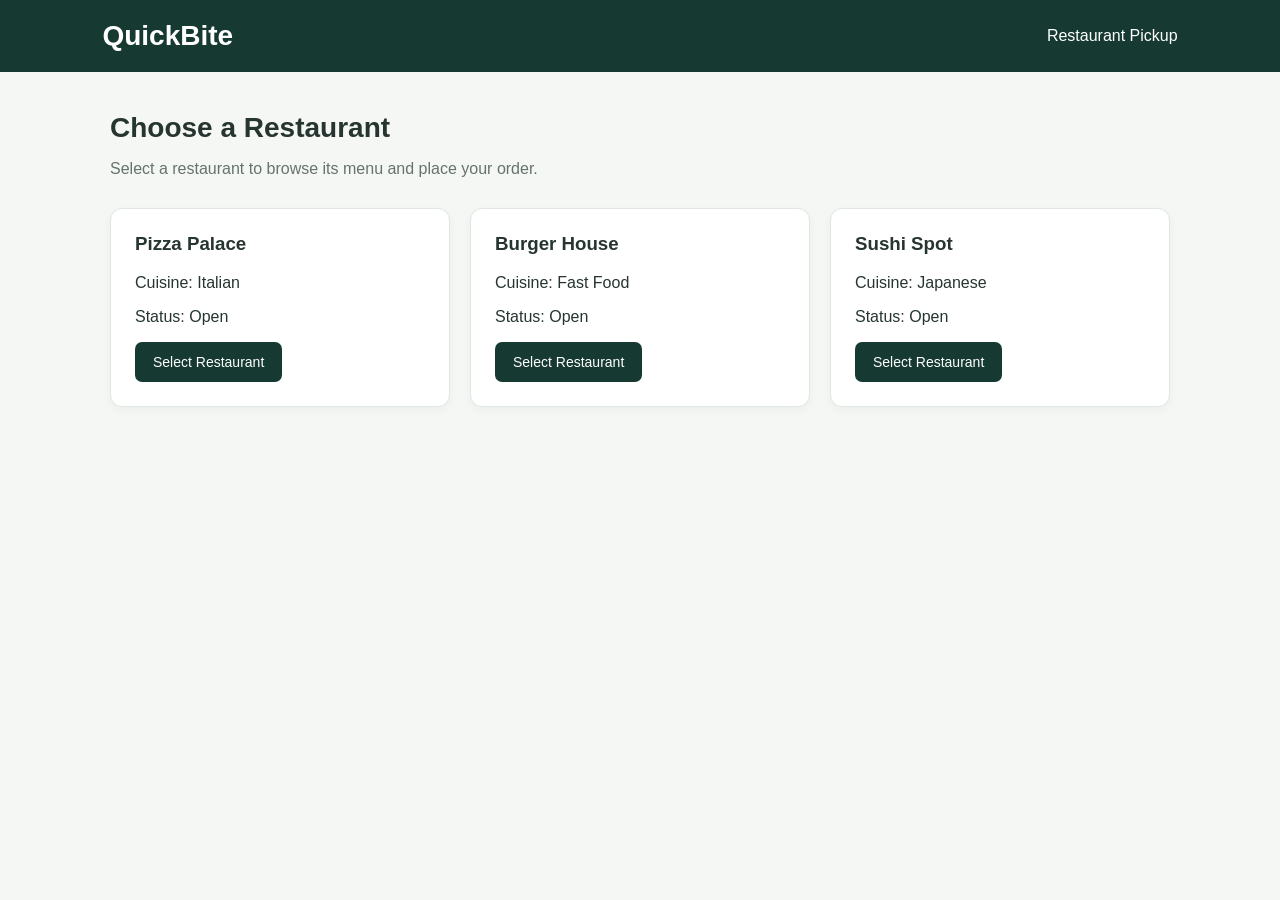
<file: index.html>
<!DOCTYPE html>
<html lang="en">
<head>
    <meta charset="UTF-8">
    <meta name="viewport" content="width=device-width, initial-scale=1.0">
    <title>QuickBite - Restaurants</title>
    <link rel="stylesheet" href="style.css">
</head>
<body>

    <header>
        <h1>QuickBite</h1>
        <span>Restaurant Pickup</span>
    </header>

    <main>
        <h2>Choose a Restaurant</h2>
        <p class="page-description">
            Select a restaurant to browse its menu and place your order.
        </p>

        <div id="restaurant-list"></div>
    </main>

    <script src="restaurants.js"></script>

</body>
</html>
</file>
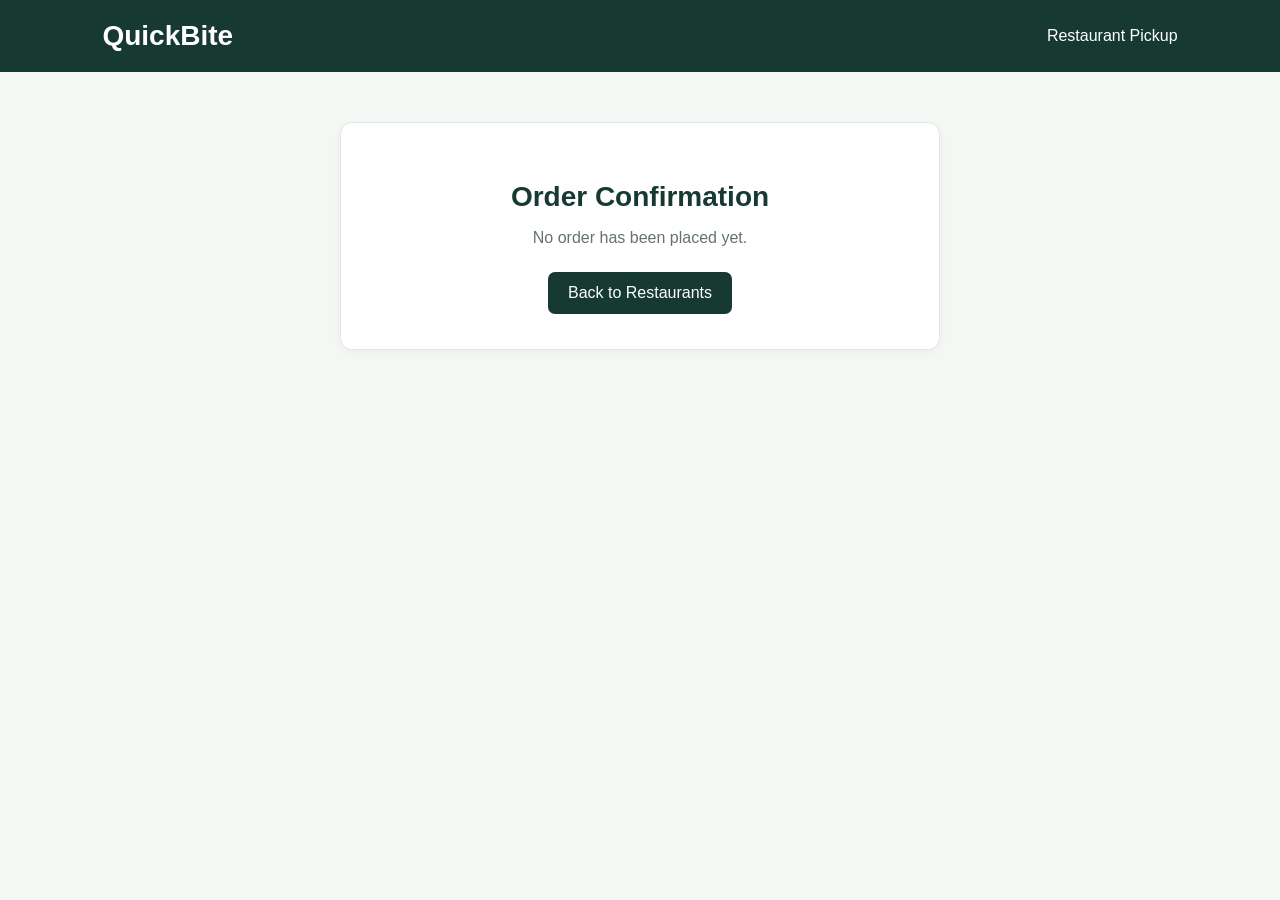
<file: confirmation.html>
<!DOCTYPE html>
<html lang="en">
<head>
    <meta charset="UTF-8">
    <meta name="viewport" content="width=device-width, initial-scale=1.0">
    <title>QuickBite - Order Confirmation</title>
    <link rel="stylesheet" href="style.css">
</head>
<body>

    <header>
        <h1>QuickBite</h1>
        <span>Restaurant Pickup</span>
    </header>

    <main>
        <div class="confirmation-card">

            <h2 id="confirmation-title">Order Confirmation</h2>

            <p id="confirmation-message">
                Your order details will appear here after you place an order.
            </p>

            <div id="order-details"></div>

            <a href="index.html" class="button-link">
                Back to Restaurants
            </a>

        </div>
    </main>
         <script src="confirmation.js"></script>
</body>
</html>
</file>
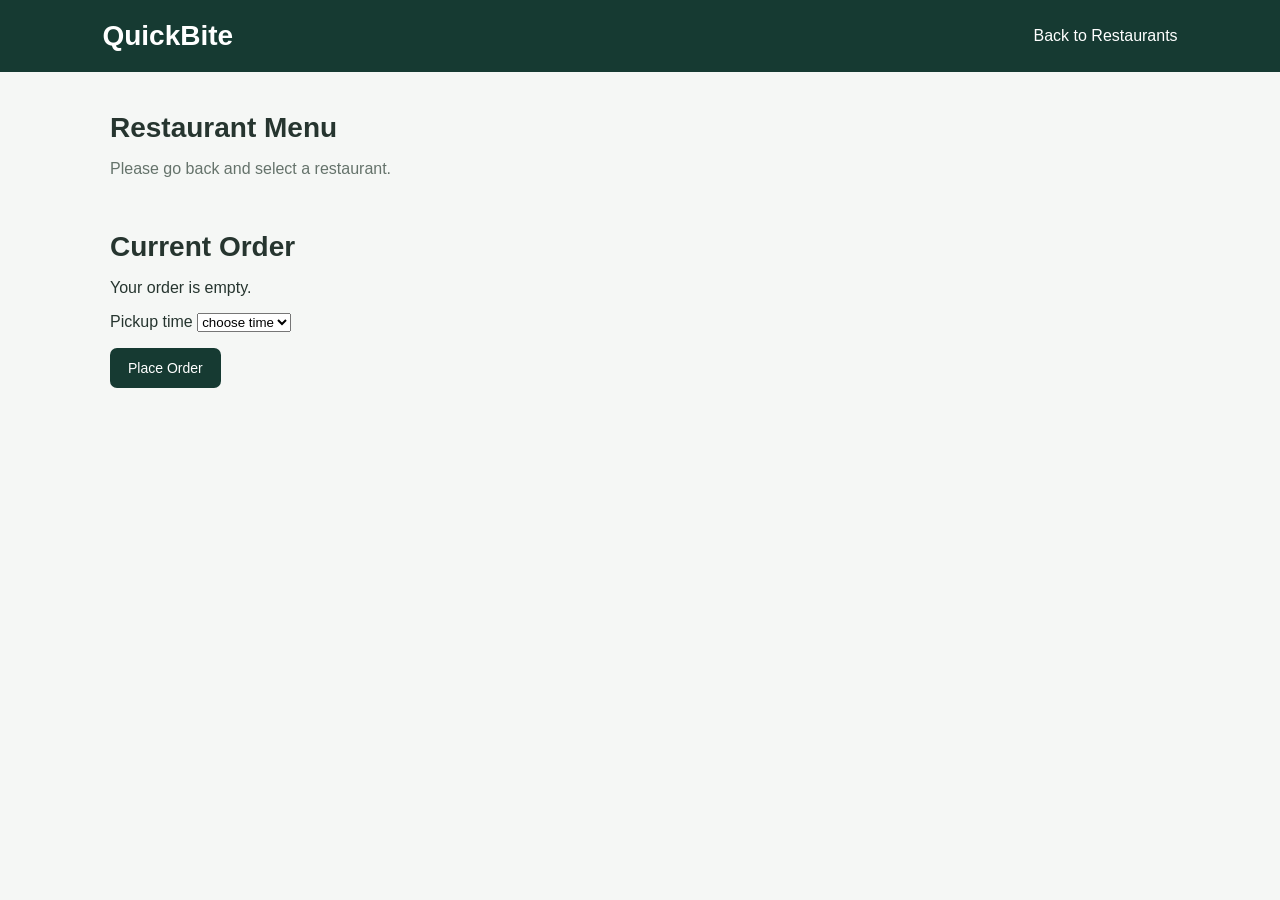
<file: menu.html>
<!DOCTYPE html>
<html lang="en">
<head>
    <meta charset="UTF-8">
    <meta name="viewport" content="width=device-width, initial-scale=1.0">
    <title>QuickBite - Restaurant Menu</title>
    <link rel="stylesheet" href="style.css">
</head>
<body>

    <header>
        <h1>QuickBite</h1>
        <a href="index.html">Back to Restaurants</a>
    </header>

    <main>
        <h2 id="restaurant-name">Restaurant Menu</h2>

        <p id="menu-message" class="page-description">
            Select a restaurant to view its menu.
        </p>

        <div id="menu-list"></div>

        <section id="current-order">
            <h2>Current Order</h2>
            <p id="empty-cart-message">Your order is empty.</p>
            <div id="cart-items"></div>

            <div class="pickup-section">
                <label for="pickup-time">Pickup time</label>
                <select id="pickup-time"></select>
                <p id="pickup-error" class="error"></p>
                <button id="place-order-btn">Place Order</button>
            </div>
        </section>
    </main>

    <script src="menu-data.js"></script>
    <script src="cart.js"></script>
    <script src="menu.js"></script>
    <script src="orders.js"></script>
    <script src="pickup.js"></script>

</body>
</html>
</file>
<file: style.css>
* {
    box-sizing: border-box;
}

body {
    margin: 0;
    font-family: Arial, sans-serif;
    background-color: #f5f7f5;
    color: #26352f;
}

header {
    background-color: #163a32;
    color: white;
    padding: 20px 8%;
    display: flex;
    justify-content: space-between;
    align-items: center;
}

header h1 {
    margin: 0;
    font-size: 28px;
}

header a {
    color: white;
    text-decoration: none;
}

main {
    max-width: 1100px;
    margin: 40px auto;
    padding: 0 20px;
}

h2 {
    font-size: 28px;
    margin-bottom: 10px;
}

.page-description {
    color: #65736b;
    margin-bottom: 30px;
}

#restaurant-list,
#menu-list {
    display: grid;
    grid-template-columns: repeat(auto-fit, minmax(250px, 1fr));
    gap: 20px;
}

.restaurant-card,
.menu-card {
    background: white;
    padding: 24px;
    border: 1px solid #e0e7e1;
    border-radius: 12px;
    box-shadow: 0 3px 10px rgba(0, 0, 0, 0.04);
}

.restaurant-card h3,
.menu-card h3 {
    margin-top: 0;
}

button {
    background-color: #163a32;
    color: white;
    border: none;
    border-radius: 7px;
    padding: 12px 18px;
    cursor: pointer;
    font-size: 14px;
}

button:hover {
    background-color: #245b4e;
}

button:disabled {
    background-color: #a5aaa7;
    cursor: not-allowed;
}

/* Quantity Input */

.menu-card label {
    display: block;
    margin-bottom: 15px;
}

input[type="number"] {
    width: 100px;
    height: 40px;
    padding: 5px 10px;
    font-size: 16px;
    box-sizing: border-box;
}

.menu-card button {
    display: block;
    margin-top: 15px;
}

@media (max-width: 600px) {
    header {
        padding: 18px 20px;
    }

    main {
        margin: 25px auto;
    }

    h2 {
        font-size: 24px;
    }
}

/* Order Confirmation Page */

.confirmation-card {
    background-color: white;
    max-width: 600px;
    margin: 50px auto;
    padding: 35px;
    border: 1px solid #e0e7e1;
    border-radius: 12px;
    text-align: center;
    box-shadow: 0 3px 10px rgba(0, 0, 0, 0.04);
}

.confirmation-card h2 {
    color: #163a32;
}

#confirmation-message {
    color: #65736b;
    margin-bottom: 25px;
}

#order-details {
    text-align: left;
    margin-bottom: 25px;
}

.button-link {
    display: inline-block;
    background-color: #163a32;
    color: white;
    padding: 12px 20px;
    border-radius: 7px;
    text-decoration: none;
}

.button-link:hover {
    background-color: #245b4e;
}
</file>
